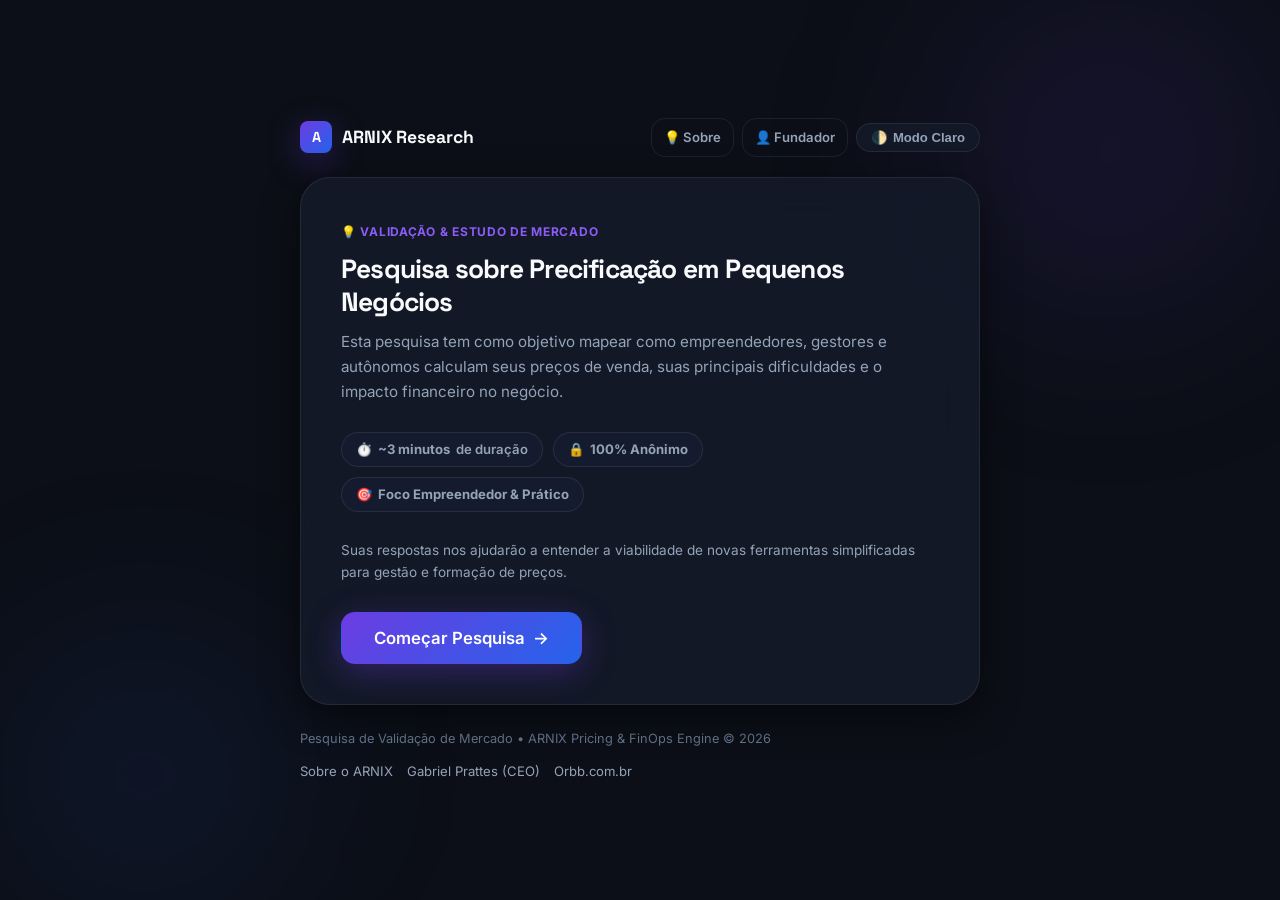
<file: index.html>
<!DOCTYPE html>
<html lang="pt-BR" data-theme="dark">
<head>
  <meta charset="UTF-8">
  <meta name="viewport" content="width=device-width, initial-scale=1.0">
  <title>Pesquisa sobre Precificação em Pequenos Negócios — ARNIX</title>
  <meta name="description" content="Pesquisa acadêmica e empreendedora sobre métodos de precificação, dores e desafios financeiros em pequenos negócios.">
  <link rel="icon" type="image/png" href="img/arnix-sgv.png">
  <link rel="stylesheet" href="css/form.css">
</head>
<body>

  <!-- Ambient Glow Background -->
  <div class="ambient-glow" aria-hidden="true"></div>

  <div class="form-container">
    
    <!-- Topbar -->
    <div class="form-topbar">
      <a href="#" class="brand-badge">
        <div class="brand-icon">A</div>
        <span>ARNIX <strong>Research</strong></span>
      </a>

      <div style="display:flex; gap:8px; align-items:center;">
        <a href="sobre.html" class="btn btn-ghost" style="padding:8px 12px; font-size:0.82rem; text-decoration:none">💡 Sobre</a>
        <a href="fundador.html" class="btn btn-ghost" style="padding:8px 12px; font-size:0.82rem; text-decoration:none">👤 Fundador</a>
        <button class="theme-toggle-btn" id="themeToggle" type="button" aria-label="Alternar Tema">
          <span>🌓</span>
          <span id="themeToggleText">Tema</span>
        </button>
      </div>
    </div>

    <!-- Progress Bar (Steps 1 to 5) -->
    <div class="progress-section" id="progressSection" style="display:none">
      <div class="progress-header">
        <span id="progressStepLabel">Etapa 1 de 5</span>
        <span id="progressPercentLabel">20% concluído</span>
      </div>
      <div class="progress-bar-bg">
        <div class="progress-bar-fill" id="progressBarFill"></div>
      </div>
    </div>

    <!-- Main Card -->
    <main class="form-card">
      <form id="surveyForm">

        <!-- ── ETAPA 0: PÁGINA INICIAL / APRESENTAÇÃO ──────────────── -->
        <div class="step-pane active" id="step-0">
          <div class="step-tag">💡 Validação & Estudo de Mercado</div>
          <h1 class="step-title">Pesquisa sobre Precificação em Pequenos Negócios</h1>
          <p class="step-desc">
            Esta pesquisa tem como objetivo mapear como empreendedores, gestores e autônomos calculam seus preços de venda, suas principais dificuldades e o impacto financeiro no negócio.
          </p>

          <div class="welcome-pills">
            <div class="pill-feature">⏱️ <strong>~3 minutos</strong> de duração</div>
            <div class="pill-feature">🔒 <strong>100% Anônimo</strong></div>
            <div class="pill-feature">🎯 <strong>Foco Empreendedor & Prático</strong></div>
          </div>

          <p style="font-size:0.85rem; color:var(--text-muted); margin-bottom:28px; line-height:1.6">
            Suas respostas nos ajudarão a entender a viabilidade de novas ferramentas simplificadas para gestão e formação de preços.
          </p>

          <button type="button" class="btn btn-primary" onclick="nextStep(1)" style="font-size:1.05rem; padding:15px 32px;">
            <span>Começar Pesquisa</span>
            <span>→</span>
          </button>
        </div>

        <!-- ── ETAPA 1: PERFIL DO RESPONDENTE ─────────────────────── -->
        <div class="step-pane" id="step-1">
          <div class="step-tag">Etapa 1 de 5 • Perfil do Negócio</div>
          <h2 class="step-title">Conte-nos sobre sua atuação profissional</h2>
          <p class="step-desc">Esses dados nos ajudam a cruzar as respostas por segmento e porte de empresa.</p>

          <!-- Pergunta 1.1 -->
          <div style="margin-bottom: 28px;">
            <label class="step-desc" style="font-weight:600; color:var(--text-main); margin-bottom:12px; display:block">
              1. Qual a sua relação com um negócio?
            </label>
            <div class="choices-grid" data-name="relacao_negocio">
              <div class="choice-card" onclick="selectSingleChoice(this, 'relacao_negocio', 'Proprietário(a)')">
                <div class="choice-radio"></div>
                <div class="choice-label">Sou proprietário(a) / Fundador(a)</div>
              </div>
              <div class="choice-card" onclick="selectSingleChoice(this, 'relacao_negocio', 'Sócio(a)')">
                <div class="choice-radio"></div>
                <div class="choice-label">Sou sócio(a)</div>
              </div>
              <div class="choice-card" onclick="selectSingleChoice(this, 'relacao_negocio', 'Administração')">
                <div class="choice-radio"></div>
                <div class="choice-label">Trabalho na administração / Gestão</div>
              </div>
              <div class="choice-card" onclick="selectSingleChoice(this, 'relacao_negocio', 'Financeiro')">
                <div class="choice-radio"></div>
                <div class="choice-label">Trabalho no financeiro / Controladoria</div>
              </div>
              <div class="choice-card" onclick="selectSingleChoice(this, 'relacao_negocio', 'Comercial')">
                <div class="choice-radio"></div>
                <div class="choice-label">Trabalho no comercial / Vendas</div>
              </div>
              <div class="choice-card" onclick="selectSingleChoice(this, 'relacao_negocio', 'Autônomo/Freelancer')">
                <div class="choice-radio"></div>
                <div class="choice-label">Sou autônomo(a) / Freelancer / Prestador de Serviço</div>
              </div>
              <div class="choice-card" onclick="selectSingleChoice(this, 'relacao_negocio', 'Outro')">
                <div class="choice-radio"></div>
                <div class="choice-label">Outro</div>
              </div>
            </div>
          </div>

          <!-- Pergunta 1.2 -->
          <div style="margin-bottom: 28px;">
            <label class="step-desc" style="font-weight:600; color:var(--text-main); margin-bottom:12px; display:block">
              2. Qual o porte aproximado do negócio?
            </label>
            <div class="choices-grid" data-name="porte_negocio">
              <div class="choice-card" onclick="selectSingleChoice(this, 'porte_negocio', 'Trabalho sozinho')">
                <div class="choice-radio"></div>
                <div class="choice-label">Trabalho sozinho(a)</div>
              </div>
              <div class="choice-card" onclick="selectSingleChoice(this, 'porte_negocio', 'MEI')">
                <div class="choice-radio"></div>
                <div class="choice-label">MEI (Microempreendedor Individual)</div>
              </div>
              <div class="choice-card" onclick="selectSingleChoice(this, 'porte_negocio', 'Microempresa')">
                <div class="choice-radio"></div>
                <div class="choice-label">Microempresa (até 9 funcionários)</div>
              </div>
              <div class="choice-card" onclick="selectSingleChoice(this, 'porte_negocio', 'Pequena empresa')">
                <div class="choice-radio"></div>
                <div class="choice-label">Pequena empresa (10 a 49 funcionários)</div>
              </div>
              <div class="choice-card" onclick="selectSingleChoice(this, 'porte_negocio', 'Médio/Grande')">
                <div class="choice-radio"></div>
                <div class="choice-label">Médio ou Grande Porte (50+ funcionários)</div>
              </div>
            </div>
          </div>

          <!-- Pergunta 1.3 -->
          <div style="margin-bottom: 12px;">
            <label class="step-desc" style="font-weight:600; color:var(--text-main); margin-bottom:12px; display:block">
              3. Qual o segmento principal de atuação?
            </label>
            <div class="choices-grid" data-name="segmento">
              <div class="choice-card" onclick="selectSingleChoice(this, 'segmento', 'Serviços')">
                <div class="choice-radio"></div>
                <div class="choice-label">Serviços em Geral</div>
              </div>
              <div class="choice-card" onclick="selectSingleChoice(this, 'segmento', 'Design/Artes')">
                <div class="choice-radio"></div>
                <div class="choice-label">Design, Artes & Criação Visual</div>
              </div>
              <div class="choice-card" onclick="selectSingleChoice(this, 'segmento', 'Tecnologia')">
                <div class="choice-radio"></div>
                <div class="choice-label">Tecnologia & Desenvolvimento de Software</div>
              </div>
              <div class="choice-card" onclick="selectSingleChoice(this, 'segmento', 'Comércio')">
                <div class="choice-radio"></div>
                <div class="choice-label">Comércio / Varejo / E-commerce</div>
              </div>
              <div class="choice-card" onclick="selectSingleChoice(this, 'segmento', 'Agência/Consultoria')">
                <div class="choice-radio"></div>
                <div class="choice-label">Agência, Marketing & Consultoria</div>
              </div>
              <div class="choice-card" onclick="selectSingleChoice(this, 'segmento', 'Alimentação')">
                <div class="choice-radio"></div>
                <div class="choice-label">Alimentação & Gastronomia</div>
              </div>
              <div class="choice-card" onclick="selectSingleChoice(this, 'segmento', 'Indústria')">
                <div class="choice-radio"></div>
                <div class="choice-label">Indústria / Fabricação</div>
              </div>
              <div class="choice-card" onclick="selectSingleChoice(this, 'segmento', 'Outro')">
                <div class="choice-radio"></div>
                <div class="choice-label">Outro</div>
              </div>
            </div>
          </div>

          <div class="form-actions">
            <button type="button" class="btn btn-ghost" onclick="nextStep(0)">← Voltar</button>
            <button type="button" class="btn btn-primary" onclick="validateAndNext(1, 2)">Avançar →</button>
          </div>
        </div>

        <!-- ── ETAPA 2: DIAGNÓSTICO DO PROBLEMA ───────────────────── -->
        <div class="step-pane" id="step-2">
          <div class="step-tag">Etapa 2 de 5 • Método Atual & Dores</div>
          <h2 class="step-title">Como funciona a sua precificação hoje?</h2>
          <p class="step-desc">Queremos entender o método que você utiliza e onde estão os principais gargalos.</p>

          <!-- Pergunta 2.1 -->
          <div style="margin-bottom: 24px;">
            <label class="step-desc" style="font-weight:600; color:var(--text-main); margin-bottom:10px; display:block">
              4. Como você define atualmente o preço de um produto ou serviço?
            </label>
            <div class="choices-grid" data-name="metodo_atual">
              <div class="choice-card" onclick="selectSingleChoice(this, 'metodo_atual', 'Excel/Planilha')">
                <div class="choice-radio"></div>
                <div class="choice-label">Uso Excel ou Planilha (Google Sheets)</div>
              </div>
              <div class="choice-card" onclick="selectSingleChoice(this, 'metodo_atual', 'Manualmente')">
                <div class="choice-radio"></div>
                <div class="choice-label">Faço manualmente / Papel ou cabeça</div>
              </div>
              <div class="choice-card" onclick="selectSingleChoice(this, 'metodo_atual', 'Sistema')">
                <div class="choice-radio"></div>
                <div class="choice-label">Uso um software ERP ou sistema especializado</div>
              </div>
              <div class="choice-card" onclick="selectSingleChoice(this, 'metodo_atual', 'Concorrência')">
                <div class="choice-radio"></div>
                <div class="choice-label">Vou pelo preço da concorrência</div>
              </div>
              <div class="choice-card" onclick="selectSingleChoice(this, 'metodo_atual', 'Experiência')">
                <div class="choice-radio"></div>
                <div class="choice-label">Defino por intuição / Experiência empírica</div>
              </div>
            </div>
          </div>

          <!-- Pergunta 2.2 (Nova: Ferramenta Específica Atual) -->
          <div style="margin-bottom: 24px;">
            <label class="step-desc" style="font-weight:600; color:var(--text-main); margin-bottom:10px; display:block">
              5. Você utiliza atualmente alguma ferramenta específica para auxiliar na precificação?
            </label>
            <div class="choices-grid" data-name="ferramenta_especifica">
              <div class="choice-card" onclick="selectSingleChoice(this, 'ferramenta_especifica', 'Nenhuma')">
                <div class="choice-radio"></div>
                <div class="choice-label">Não utilizo nenhuma ferramenta</div>
              </div>
              <div class="choice-card" onclick="selectSingleChoice(this, 'ferramenta_especifica', 'Excel/Google Sheets')">
                <div class="choice-radio"></div>
                <div class="choice-label">Excel / Google Sheets (Planilhas)</div>
              </div>
              <div class="choice-card" onclick="selectSingleChoice(this, 'ferramenta_especifica', 'ERP/Gestão')">
                <div class="choice-radio"></div>
                <div class="choice-label">Sistema ERP / Software de Gestão</div>
              </div>
              <div class="choice-card" onclick="selectSingleChoice(this, 'ferramenta_especifica', 'Software de Precificação')">
                <div class="choice-radio"></div>
                <div class="choice-label">Sistema específico de precificação</div>
              </div>
              <div class="choice-card" onclick="selectSingleChoice(this, 'ferramenta_especifica', 'Calculadora/Papel')">
                <div class="choice-radio"></div>
                <div class="choice-label">Calculadora física / Papel e caneta</div>
              </div>
              <div class="choice-card" onclick="selectSingleChoice(this, 'ferramenta_especifica', 'Outro')">
                <div class="choice-radio"></div>
                <div class="choice-label">Outro</div>
              </div>
            </div>
          </div>

          <!-- Pergunta 2.3 (Escala 1 a 5) -->
          <div style="margin-bottom: 24px;">
            <label class="step-desc" style="font-weight:600; color:var(--text-main); margin-bottom:6px; display:block">
              6. Com que frequência você tem dificuldade para definir um preço adequado?
            </label>
            <div class="rating-scale-wrap" data-name="frequencia_dificuldade">
              <button type="button" class="rating-btn" onclick="selectRating('frequencia_dificuldade', 1, this)">1</button>
              <button type="button" class="rating-btn" onclick="selectRating('frequencia_dificuldade', 2, this)">2</button>
              <button type="button" class="rating-btn" onclick="selectRating('frequencia_dificuldade', 3, this)">3</button>
              <button type="button" class="rating-btn" onclick="selectRating('frequencia_dificuldade', 4, this)">4</button>
              <button type="button" class="rating-btn" onclick="selectRating('frequencia_dificuldade', 5, this)">5</button>
            </div>
            <div class="rating-scale-legend">
              <span>1 = Nunca tenho dúvida</span>
              <span>3 = Às vezes</span>
              <span>5 = Sempre é difícil</span>
            </div>
          </div>

          <!-- Pergunta 2.4 (Múltipla Escolha) -->
          <div style="margin-bottom: 12px;">
            <label class="step-desc" style="font-weight:600; color:var(--text-main); margin-bottom:6px; display:block">
              7. Quais são suas maiores dificuldades? (Selecione todas que se aplicam)
            </label>
            <div class="choices-grid">
              <div class="choice-card" onclick="toggleMultiChoice(this, 'dificuldades', 'Calcular custos diretos')">
                <div class="choice-checkbox"></div>
                <div class="choice-label">Calcular custos diretos e horas trabalhadas</div>
              </div>
              <div class="choice-card" onclick="toggleMultiChoice(this, 'dificuldades', 'Margem de lucro real')">
                <div class="choice-checkbox"></div>
                <div class="choice-label">Definir e garantir a margem de lucro real</div>
              </div>
              <div class="choice-card" onclick="toggleMultiChoice(this, 'dificuldades', 'Impostos e encargos')">
                <div class="choice-checkbox"></div>
                <div class="choice-label">Embutir impostos e encargos fiscais corretamente</div>
              </div>
              <div class="choice-card" onclick="toggleMultiChoice(this, 'dificuldades', 'Custos indiretos')">
                <div class="choice-checkbox"></div>
                <div class="choice-label">Absorver custos fixos e operacionais (aluguel, ferramentas, etc.)</div>
              </div>
              <div class="choice-card" onclick="toggleMultiChoice(this, 'dificuldades', 'Saber quanto ganho')">
                <div class="choice-checkbox"></div>
                <div class="choice-label">Saber com clareza quanto realmente estou lucrando</div>
              </div>
              <div class="choice-card" onclick="toggleMultiChoice(this, 'dificuldades', 'Alterar preços rápido')">
                <div class="choice-checkbox"></div>
                <div class="choice-label">Alterar e recalcular preços rapidamente quando custos mudam</div>
              </div>
              <div class="choice-card" onclick="toggleMultiChoice(this, 'dificuldades', 'Pressão da concorrência')">
                <div class="choice-checkbox"></div>
                <div class="choice-label">Pressão da concorrência cobrando muito abaixo</div>
              </div>
            </div>
          </div>

          <div class="form-actions">
            <button type="button" class="btn btn-ghost" onclick="nextStep(1)">← Voltar</button>
            <button type="button" class="btn btn-primary" onclick="validateAndNext(2, 3)">Avançar →</button>
          </div>
        </div>

        <!-- ── ETAPA 3: IMPACTO FINANCEIRO & OPERACIONAL ───────────── -->
        <div class="step-pane" id="step-3">
          <div class="step-tag">Etapa 3 de 5 • Impacto no Negócio</div>
          <h2 class="step-title">O impacto das decisões de preço</h2>
          <p class="step-desc">Descubra como a precificação afetou vendas passadas e o tempo gasto na rotina.</p>

          <!-- Pergunta 3.1 -->
          <div style="margin-bottom: 24px;">
            <label class="step-desc" style="font-weight:600; color:var(--text-main); margin-bottom:10px; display:block">
              8. Você já deixou de fechar uma venda por passar um preço alto demais?
            </label>
            <div class="choices-grid" data-name="perdeu_venda_preco_alto">
              <div class="choice-card" onclick="selectSingleChoice(this, 'perdeu_venda_preco_alto', 'Sim, com frequência')">
                <div class="choice-radio"></div>
                <div class="choice-label">Sim, com frequência</div>
              </div>
              <div class="choice-card" onclick="selectSingleChoice(this, 'perdeu_venda_preco_alto', 'Sim, às vezes')">
                <div class="choice-radio"></div>
                <div class="choice-label">Sim, às vezes</div>
              </div>
              <div class="choice-card" onclick="selectSingleChoice(this, 'perdeu_venda_preco_alto', 'Raramente')">
                <div class="choice-radio"></div>
                <div class="choice-label">Raramente</div>
              </div>
              <div class="choice-card" onclick="selectSingleChoice(this, 'perdeu_venda_preco_alto', 'Não, nunca')">
                <div class="choice-radio"></div>
                <div class="choice-label">Não, nunca passei por isso</div>
              </div>
            </div>
          </div>

          <!-- Pergunta 3.2 -->
          <div style="margin-bottom: 24px;">
            <label class="step-desc" style="font-weight:600; color:var(--text-main); margin-bottom:10px; display:block">
              9. Você já teve prejuízo ou lucro muito abaixo do esperado por cobrar menos do que deveria?
            </label>
            <div class="choices-grid" data-name="teve_prejuizo_preco_baixo">
              <div class="choice-card" onclick="selectSingleChoice(this, 'teve_prejuizo_preco_baixo', 'Sim, várias vezes')">
                <div class="choice-radio"></div>
                <div class="choice-label">Sim, já aconteceu várias vezes</div>
              </div>
              <div class="choice-card" onclick="selectSingleChoice(this, 'teve_prejuizo_preco_baixo', 'Sim, poucas vezes')">
                <div class="choice-radio"></div>
                <div class="choice-label">Sim, poucas vezes</div>
              </div>
              <div class="choice-card" onclick="selectSingleChoice(this, 'teve_prejuizo_preco_baixo', 'Acho que sim, mas não tenho certeza')">
                <div class="choice-radio"></div>
                <div class="choice-label">Desconfio que sim, mas não tenho certeza dos números</div>
              </div>
              <div class="choice-card" onclick="selectSingleChoice(this, 'teve_prejuizo_preco_baixo', 'Não, nunca')">
                <div class="choice-radio"></div>
                <div class="choice-label">Não, sempre tenho lucro garantido</div>
              </div>
            </div>
          </div>

          <!-- Pergunta 3.3 -->
          <div style="margin-bottom: 24px;">
            <label class="step-desc" style="font-weight:600; color:var(--text-main); margin-bottom:10px; display:block">
              10. Quanto tempo você ou sua equipe costumam gastar para calcular um orçamento ou proposta?
            </label>
            <div class="choices-grid" data-name="tempo_gasto">
              <div class="choice-card" onclick="selectSingleChoice(this, 'tempo_gasto', 'Menos de 5 min')">
                <div class="choice-radio"></div>
                <div class="choice-label">Menos de 5 minutos (processo ágil)</div>
              </div>
              <div class="choice-card" onclick="selectSingleChoice(this, 'tempo_gasto', '5-15 min')">
                <div class="choice-radio"></div>
                <div class="choice-label">De 5 a 15 minutos</div>
              </div>
              <div class="choice-card" onclick="selectSingleChoice(this, 'tempo_gasto', '15-30 min')">
                <div class="choice-radio"></div>
                <div class="choice-label">De 15 a 30 minutos</div>
              </div>
              <div class="choice-card" onclick="selectSingleChoice(this, 'tempo_gasto', '30-60 min')">
                <div class="choice-radio"></div>
                <div class="choice-label">De 30 a 60 minutos</div>
              </div>
              <div class="choice-card" onclick="selectSingleChoice(this, 'tempo_gasto', 'Mais de 1 hora')">
                <div class="choice-radio"></div>
                <div class="choice-label">Mais de 1 hora</div>
              </div>
            </div>
          </div>

          <!-- Pergunta 3.4 (Escala 1 a 5) -->
          <div style="margin-bottom: 12px;">
            <label class="step-desc" style="font-weight:600; color:var(--text-main); margin-bottom:6px; display:block">
              11. De 1 a 5, quão importante você considera melhorar seu processo de precificação?
            </label>
            <div class="rating-scale-wrap" data-name="importancia_melhorar">
              <button type="button" class="rating-btn" onclick="selectRating('importancia_melhorar', 1, this)">1</button>
              <button type="button" class="rating-btn" onclick="selectRating('importancia_melhorar', 2, this)">2</button>
              <button type="button" class="rating-btn" onclick="selectRating('importancia_melhorar', 3, this)">3</button>
              <button type="button" class="rating-btn" onclick="selectRating('importancia_melhorar', 4, this)">4</button>
              <button type="button" class="rating-btn" onclick="selectRating('importancia_melhorar', 5, this)">5</button>
            </div>
            <div class="rating-scale-legend">
              <span>1 = Pouco importante</span>
              <span>3 = Moderado</span>
              <span>5 = Prioridade Crítica</span>
            </div>
          </div>

          <div class="form-actions">
            <button type="button" class="btn btn-ghost" onclick="nextStep(2)">← Voltar</button>
            <button type="button" class="btn btn-primary" onclick="validateAndNext(3, 4)">Avançar →</button>
          </div>
        </div>

        <!-- ── ETAPA 4: APRESENTAÇÃO DO ARNIX (O PULO DO GATO) ────── -->
        <div class="step-pane" id="step-4">
          <div class="step-tag">Etapa 4 de 5 • Apresentação de Solução</div>
          <h2 class="step-title">Conheça uma nova abordagem</h2>
          <p class="step-desc">Imagine uma ferramenta inteligente criada para resolver exatamente essas dores.</p>

          <!-- Showcase do ARNIX -->
          <div class="solution-showcase-box">
            <div class="solution-badge">⚡ ARNIX SMART PRICING</div>
            <h3 class="solution-title">Motor Inteligente de Precificação & FinOps</h3>
            <p class="solution-desc">
              O <strong>ARNIX</strong> é uma plataforma simplificada que calcula automaticamente o preço ideal de venda considerando <strong>custos diretos, horas, impostos, despesas fixas e margem de lucro garantida</strong>, além de gerar propostas comerciais em PDF com 1 clique.
            </p>
            <div class="solution-features">
              <div class="solution-feat-item"><span>✓</span> Cálculo em segundos sem planilhas</div>
              <div class="solution-feat-item"><span>✓</span> Alerta automático de margem crítica</div>
              <div class="solution-feat-item"><span>✓</span> Simulação de urgência e riscos</div>
              <div class="solution-feat-item"><span>✓</span> Propostas profissionais em PDF</div>
            </div>
          </div>

          <!-- Pergunta 4.1 -->
          <div style="margin-bottom: 24px;">
            <label class="step-desc" style="font-weight:600; color:var(--text-main); margin-bottom:12px; display:block">
              12. Uma solução como o ARNIX resolveria os problemas de precificação do seu negócio?
            </label>
            <div class="choices-grid" data-name="resolveria_problema">
              <div class="choice-card" onclick="selectSingleChoice(this, 'resolveria_problema', 'Sim, resolveria bastante')">
                <div class="choice-radio"></div>
                <div class="choice-label">Sim, resolveria bastante</div>
              </div>
              <div class="choice-card" onclick="selectSingleChoice(this, 'resolveria_problema', 'Sim, parcialmente')">
                <div class="choice-radio"></div>
                <div class="choice-label">Sim, parcialmente</div>
              </div>
              <div class="choice-card" onclick="selectSingleChoice(this, 'resolveria_problema', 'Talvez')">
                <div class="choice-radio"></div>
                <div class="choice-label">Talvez / Depende dos recursos</div>
              </div>
              <div class="choice-card" onclick="selectSingleChoice(this, 'resolveria_problema', 'Pouco')">
                <div class="choice-radio"></div>
                <div class="choice-label">Pouco</div>
              </div>
              <div class="choice-card" onclick="selectSingleChoice(this, 'resolveria_problema', 'Não')">
                <div class="choice-radio"></div>
                <div class="choice-label">Não resolveria</div>
              </div>
            </div>
          </div>

          <!-- Pergunta 4.2 (Nova: Fatores Decisivos de Migração / Troca) -->
          <div style="margin-bottom: 12px;">
            <label class="step-desc" style="font-weight:600; color:var(--text-main); margin-bottom:8px; display:block">
              13. O que faria você substituir seu método atual por uma ferramenta como o ARNIX? (Selecione todos os fatores decisivos)
            </label>
            <div class="choices-grid">
              <div class="choice-card" onclick="toggleMultiChoice(this, 'fatores_substituicao', 'Economia de tempo')">
                <div class="choice-checkbox"></div>
                <div class="choice-label">Economia de tempo no cálculo de propostas</div>
              </div>
              <div class="choice-card" onclick="toggleMultiChoice(this, 'fatores_substituicao', 'Maior precisão')">
                <div class="choice-checkbox"></div>
                <div class="choice-label">Maior precisão e segurança nos números</div>
              </div>
              <div class="choice-card" onclick="toggleMultiChoice(this, 'fatores_substituicao', 'Controle da margem')">
                <div class="choice-checkbox"></div>
                <div class="choice-label">Controle e garantia da margem real de lucro</div>
              </div>
              <div class="choice-card" onclick="toggleMultiChoice(this, 'fatores_substituicao', 'Redução de erros')">
                <div class="choice-checkbox"></div>
                <div class="choice-label">Redução de erros e eliminação de prejuízos</div>
              </div>
              <div class="choice-card" onclick="toggleMultiChoice(this, 'fatores_substituicao', 'Geração de propostas')">
                <div class="choice-checkbox"></div>
                <div class="choice-label">Geração automática de propostas comerciais em PDF</div>
              </div>
              <div class="choice-card" onclick="toggleMultiChoice(this, 'fatores_substituicao', 'Facilidade de uso')">
                <div class="choice-checkbox"></div>
                <div class="choice-label">Facilidade e simplicidade de uso no dia a dia</div>
              </div>
              <div class="choice-card" onclick="toggleMultiChoice(this, 'fatores_substituicao', 'Preço acessível')">
                <div class="choice-checkbox"></div>
                <div class="choice-label">Preço acessível da assinatura</div>
              </div>
              <div class="choice-card" onclick="toggleMultiChoice(this, 'fatores_substituicao', 'Integração')">
                <div class="choice-checkbox"></div>
                <div class="choice-label">Integração com meus outros sistemas</div>
              </div>
              <div class="choice-card" onclick="toggleMultiChoice(this, 'fatores_substituicao', 'Outro')">
                <div class="choice-checkbox"></div>
                <div class="choice-label">Outro motivo</div>
              </div>
            </div>
          </div>

          <div class="form-actions">
            <button type="button" class="btn btn-ghost" onclick="nextStep(3)">← Voltar</button>
            <button type="button" class="btn btn-primary" onclick="validateAndNext(4, 5)">Avançar →</button>
          </div>
        </div>

        <!-- ── ETAPA 5: VALIDAÇÃO COMERCIAL & PREÇO ────────────────── -->
        <div class="step-pane" id="step-5">
          <div class="step-tag">Etapa 5 de 5 • Validação Comercial</div>
          <h2 class="step-title">Adesão & Disposição de Pagamento</h2>
          <p class="step-desc">Última etapa! Suas respostas nos ajudam a calibrar o modelo comercial do ARNIX.</p>

          <!-- Pergunta 5.1 -->
          <div style="margin-bottom: 24px;">
            <label class="step-desc" style="font-weight:600; color:var(--text-main); margin-bottom:10px; display:block">
              14. Você utilizaria uma ferramenta como o ARNIX no seu dia a dia?
            </label>
            <div class="choices-grid" data-name="utilizaria_ferramenta">
              <div class="choice-card" onclick="selectSingleChoice(this, 'utilizaria_ferramenta', 'Sim, com certeza')">
                <div class="choice-radio"></div>
                <div class="choice-label">Sim, com certeza</div>
              </div>
              <div class="choice-card" onclick="selectSingleChoice(this, 'utilizaria_ferramenta', 'Provavelmente sim')">
                <div class="choice-radio"></div>
                <div class="choice-label">Provavelmente sim</div>
              </div>
              <div class="choice-card" onclick="selectSingleChoice(this, 'utilizaria_ferramenta', 'Talvez')">
                <div class="choice-radio"></div>
                <div class="choice-label">Talvez</div>
              </div>
              <div class="choice-card" onclick="selectSingleChoice(this, 'utilizaria_ferramenta', 'Provavelmente não')">
                <div class="choice-radio"></div>
                <div class="choice-label">Provavelmente não</div>
              </div>
              <div class="choice-card" onclick="selectSingleChoice(this, 'utilizaria_ferramenta', 'Não')">
                <div class="choice-radio"></div>
                <div class="choice-label">Não utilizaria</div>
              </div>
            </div>
          </div>

          <!-- Pergunta 5.2 -->
          <div style="margin-bottom: 24px;">
            <label class="step-desc" style="font-weight:600; color:var(--text-main); margin-bottom:10px; display:block">
              15. Com que frequência você utilizaria a ferramenta?
            </label>
            <div class="choices-grid" data-name="frequencia_uso">
              <div class="choice-card" onclick="selectSingleChoice(this, 'frequencia_uso', 'Diariamente')">
                <div class="choice-radio"></div>
                <div class="choice-label">Diariamente</div>
              </div>
              <div class="choice-card" onclick="selectSingleChoice(this, 'frequencia_uso', 'Algumas vezes por semana')">
                <div class="choice-radio"></div>
                <div class="choice-label">Algumas vezes por semana</div>
              </div>
              <div class="choice-card" onclick="selectSingleChoice(this, 'frequencia_uso', 'Algumas vezes por mês')">
                <div class="choice-radio"></div>
                <div class="choice-label">Algumas vezes por mês (ao enviar propostas)</div>
              </div>
              <div class="choice-card" onclick="selectSingleChoice(this, 'frequencia_uso', 'Raramente')">
                <div class="choice-radio"></div>
                <div class="choice-label">Raramente / Apenas esporádico</div>
              </div>
            </div>
          </div>

          <!-- Pergunta 5.3 (Disposição a Pagar) -->
          <div style="margin-bottom: 24px;">
            <label class="step-desc" style="font-weight:600; color:var(--text-main); margin-bottom:10px; display:block">
              16. Quanto você estaria disposto(a) a pagar mensalmente por essa ferramenta?
            </label>
            <div class="choices-grid" data-name="disposicao_pagamento">
              <div class="choice-card" onclick="selectSingleChoice(this, 'disposicao_pagamento', 'Apenas Gratuito')">
                <div class="choice-radio"></div>
                <div class="choice-label">Apenas se fosse gratuito</div>
              </div>
              <div class="choice-card" onclick="selectSingleChoice(this, 'disposicao_pagamento', 'Até R$ 19,90/mês')">
                <div class="choice-radio"></div>
                <div class="choice-label">Até R$ 19,90 / mês</div>
              </div>
              <div class="choice-card" onclick="selectSingleChoice(this, 'disposicao_pagamento', 'R$ 20 a 39,90/mês')">
                <div class="choice-radio"></div>
                <div class="choice-label">R$ 20,00 a R$ 39,90 / mês</div>
              </div>
              <div class="choice-card" onclick="selectSingleChoice(this, 'disposicao_pagamento', 'R$ 40 a 59,90/mês')">
                <div class="choice-radio"></div>
                <div class="choice-label">R$ 40,00 a R$ 59,90 / mês</div>
              </div>
              <div class="choice-card" onclick="selectSingleChoice(this, 'disposicao_pagamento', 'R$ 60 a 99,90/mês')">
                <div class="choice-radio"></div>
                <div class="choice-label">R$ 60,00 a R$ 99,90 / mês</div>
              </div>
              <div class="choice-card" onclick="selectSingleChoice(this, 'disposicao_pagamento', 'Mais de R$ 100/mês')">
                <div class="choice-radio"></div>
                <div class="choice-label">Mais de R$ 100,00 / mês</div>
              </div>
            </div>
          </div>

          <!-- Pergunta 5.4 (Opcional - Lead Beta) -->
          <div style="margin-bottom: 12px; padding: 18px; background:var(--bg-choice); border:1px solid var(--border); border-radius:var(--radius-md);">
            <label class="step-desc" style="font-weight:600; color:var(--text-main); margin-bottom:4px; display:block">
              🎁 (Opcional) Gostaria de testar o ARNIX gratuitamente no lançamento?
            </label>
            <span style="font-size:0.8rem; color:var(--text-muted); display:block; margin-bottom:8px">
              Deixe seu WhatsApp ou E-mail para receber um convite VIP de acesso antecipado:
            </span>
            <input type="text" class="form-input" id="lead_contato" placeholder="Ex: (11) 99999-9999 ou seu@email.com">
          </div>

          <div class="form-actions">
            <button type="button" class="btn btn-ghost" onclick="nextStep(4)">← Voltar</button>
            <button type="button" class="btn btn-primary" id="btnSubmitForm" onclick="submitSurvey()">
              <span>Finalizar & Enviar Respostas</span>
              <span>✓</span>
            </button>
          </div>
        </div>

        <!-- ── ETAPA 6: TELA DE AGRADECIMENTO & SUCESSO ───────────── -->
        <div class="step-pane" id="step-6">
          <div class="success-screen">
            <div class="success-icon-wrap">✓</div>
            <h2 class="success-title">Resposta Enviada com Sucesso!</h2>
            <p class="success-desc">
              Muito obrigado pela sua contribuição! Suas respostas foram salvas de forma 100% segura e anônima para o nosso estudo de validação de mercado.
            </p>

            <!-- Card de Confirmação de E-mail / WhatsApp (Exibido se o usuário preencheu) -->
            <div id="emailConfirmationBadge" style="display:none; margin: 20px auto; max-width: 480px; padding: 18px 22px; background: rgba(124, 58, 237, 0.12); border: 1.5px solid rgba(139, 92, 246, 0.35); border-radius: 14px; text-align: left;">
              <div style="display:flex; align-items:center; gap:10px; margin-bottom:6px;">
                <span style="font-size:1.4rem;">✉️</span>
                <strong style="color:#c4b5fd; font-size:1.02rem;">Lembrete VIP Registrado!</strong>
              </div>
              <p style="margin:0; font-size:0.88rem; color:var(--text-muted); line-height:1.5;">
                Registramos seu contato (<strong id="displayUserLead" style="color:var(--text-main)"></strong>). Assim que o estudo for concluído e o <strong>ARNIX</strong> for liberado, você receberá seu convite de acesso prioritário.
              </p>
            </div>

            <div class="success-actions" style="margin-top: 24px;">
              <button type="button" class="btn btn-primary" onclick="location.reload()" style="padding: 14px 28px;">
                <span>✓ Concluir e Fechar</span>
              </button>
            </div>
          </div>
        </div>

      </form>
    </main>

    <!-- Footer note -->
    <footer class="form-footer" style="display:flex; justify-content:space-between; flex-wrap:wrap; gap:12px; align-items:center;">
      <div>Pesquisa de Validação de Mercado • ARNIX Pricing & FinOps Engine © 2026</div>
      <div style="display:flex; gap:14px;">
        <a href="sobre.html" style="color:var(--text-muted); text-decoration:none; font-size:0.82rem">Sobre o ARNIX</a>
        <a href="fundador.html" style="color:var(--text-muted); text-decoration:none; font-size:0.82rem">Gabriel Prattes (CEO)</a>
        <a href="https://orbb.com.br" target="_blank" rel="noopener" style="color:var(--text-muted); text-decoration:none; font-size:0.82rem">Orbb.com.br</a>
      </div>
    </footer>

  </div>

  <script src="js/form.js"></script>
</body>
</html>
</file>
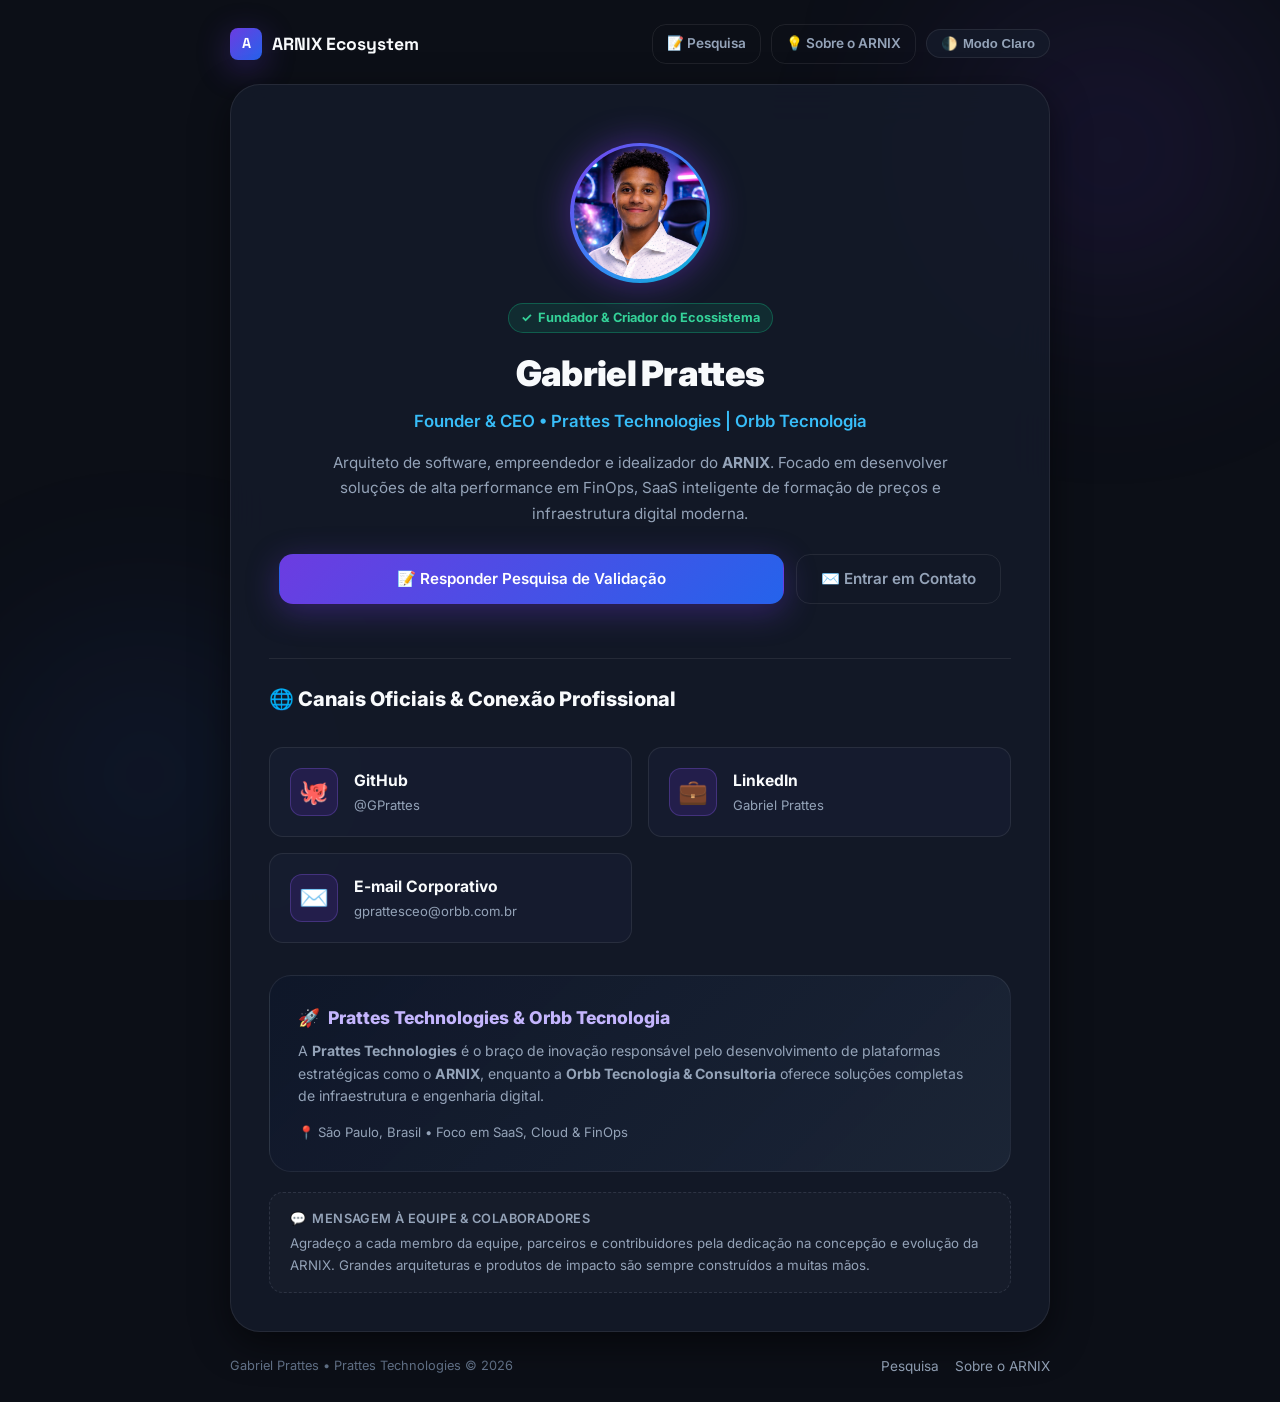
<file: fundador.html>
<!DOCTYPE html>
<html lang="pt-BR" data-theme="dark">
<head>
  <meta charset="UTF-8">
  <meta name="viewport" content="width=device-width, initial-scale=1.0">
  <title>Gabriel Prattes — Founder & CEO | ARNIX & Orbb Tecnologia</title>
  <meta name="description" content="Página oficial de Gabriel Prattes, Founder & CEO da Prattes Technologies e Orbb Tecnologia, criador do ecossistema ARNIX Pricing.">
  <link rel="icon" type="image/png" href="img/arnix-sgv.png">
  <link rel="stylesheet" href="css/form.css">
  <style>
    .profile-hero {
      text-align: center;
      padding: 20px 10px 30px;
      position: relative;
    }
    .avatar-wrap {
      width: 140px;
      height: 140px;
      margin: 0 auto 20px;
      border-radius: 50%;
      background: linear-gradient(135deg, #7c3aed 0%, #3b82f6 50%, #06b6d4 100%);
      padding: 3.5px;
      box-shadow: 0 0 35px rgba(124, 58, 237, 0.45);
      display: flex;
      align-items: center;
      justify-content: center;
      overflow: hidden;
    }
    .avatar-img {
      width: 100%;
      height: 100%;
      border-radius: 50%;
      object-fit: cover;
      display: block;
      background: #0f172a;
    }
    .verified-badge {
      display: inline-flex;
      align-items: center;
      gap: 6px;
      background: rgba(16, 185, 129, 0.12);
      border: 1px solid rgba(16, 185, 129, 0.35);
      color: #34d399;
      font-size: 0.8rem;
      font-weight: 700;
      padding: 4px 12px;
      border-radius: 20px;
      margin-bottom: 12px;
    }
    .profile-title {
      font-size: 2.2rem;
      font-weight: 900;
      color: var(--text-main);
      margin: 0 0 6px 0;
      letter-spacing: -0.02em;
    }
    .profile-role {
      font-size: 1.05rem;
      color: #38bdf8;
      font-weight: 600;
      margin: 0 0 16px 0;
    }
    .profile-bio {
      max-width: 620px;
      margin: 0 auto 28px;
      font-size: 0.95rem;
      color: var(--text-muted);
      line-height: 1.65;
    }
    .social-cards-grid {
      display: grid;
      grid-template-columns: repeat(auto-fit, minmax(240px, 1fr));
      gap: 16px;
      margin: 32px 0;
    }
    .social-card {
      display: flex;
      align-items: center;
      gap: 16px;
      padding: 20px;
      background: var(--bg-choice);
      border: 1.5px solid var(--border);
      border-radius: var(--radius-md);
      text-decoration: none;
      color: var(--text-main);
      transition: all var(--trans-fast);
    }
    .social-card:hover {
      border-color: var(--primary);
      transform: translateY(-3px);
      box-shadow: 0 10px 25px rgba(0,0,0,0.25);
      background: rgba(124, 58, 237, 0.08);
    }
    .social-icon-box {
      width: 48px;
      height: 48px;
      border-radius: 12px;
      background: rgba(124, 58, 237, 0.15);
      border: 1px solid rgba(139, 92, 246, 0.3);
      display: flex;
      align-items: center;
      justify-content: center;
      font-size: 1.5rem;
      flex-shrink: 0;
    }
    .social-info {
      text-align: left;
    }
    .social-name {
      font-size: 0.98rem;
      font-weight: 700;
      margin-bottom: 2px;
    }
    .social-detail {
      font-size: 0.82rem;
      color: var(--text-muted);
      word-break: break-all;
    }
    .venture-banner {
      background: linear-gradient(135deg, rgba(15, 23, 42, 0.9) 0%, rgba(30, 41, 59, 0.8) 100%);
      border: 1px solid var(--border);
      border-radius: var(--radius-lg);
      padding: 28px;
      margin-top: 24px;
      text-align: left;
    }
  </style>
</head>
<body>

  <!-- Ambient Glow -->
  <div class="ambient-glow" aria-hidden="true"></div>

  <div class="form-container" style="max-width: 820px;">
    
    <!-- Topbar -->
    <header class="form-topbar">
      <a href="index.html" class="brand-badge">
        <div class="brand-icon">A</div>
        <span>ARNIX <strong>Ecosystem</strong></span>
      </a>

      <div style="display:flex; gap:10px; align-items:center;">
        <a href="index.html" class="btn btn-ghost" style="padding:8px 14px; font-size:0.85rem">📝 Pesquisa</a>
        <a href="sobre.html" class="btn btn-ghost" style="padding:8px 14px; font-size:0.85rem">💡 Sobre o ARNIX</a>
        <button class="theme-toggle-btn" id="themeToggle" type="button" aria-label="Alternar Tema">
          <span>🌓</span>
          <span id="themeToggleText">Tema</span>
        </button>
      </div>
    </header>

    <!-- Main Card -->
    <main class="form-card" style="padding: 38px;">

      <div class="profile-hero">
        <div class="avatar-wrap">
          <img src="img/gabriel_prattes.jpg" alt="Foto de Gabriel Prattes" class="avatar-img" onerror="this.onerror=null; this.src='https://github.com/GPrattes.png';">
        </div>

        <div class="verified-badge">
          <span>✓</span> Fundador & Criador do Ecossistema
        </div>

        <h1 class="profile-title">Gabriel Prattes</h1>
        <div class="profile-role">Founder & CEO • Prattes Technologies | Orbb Tecnologia</div>

        <p class="profile-bio">
          Arquiteto de software, empreendedor e idealizador do <strong>ARNIX</strong>. Focado em desenvolver soluções de alta performance em FinOps, SaaS inteligente de formação de preços e infraestrutura digital moderna.
        </p>

        <div style="display:flex; gap:12px; justify-content:center; flex-wrap:wrap;">
          <a href="index.html" class="btn btn-primary" style="padding:12px 24px; text-decoration:none;">
            <span>📝 Responder Pesquisa de Validação</span>
          </a>
          <a href="mailto:gprattesceo@orbb.com.br" class="btn btn-ghost" style="padding:12px 24px; text-decoration:none;">
            <span>✉️ Entrar em Contato</span>
          </a>
        </div>
      </div>

      <!-- Links Oficiais e Redes -->
      <h2 style="font-size: 1.25rem; font-weight: 800; color: var(--text-main); margin: 24px 0 16px; text-align:left; border-top:1px solid var(--border); padding-top:24px;">
        🌐 Canais Oficiais & Conexão Profissional
      </h2>

      <div class="social-cards-grid">
        
        <!-- GitHub -->
        <a href="https://github.com/GPrattes" target="_blank" rel="noopener noreferrer" class="social-card">
          <div class="social-icon-box">🐙</div>
          <div class="social-info">
            <div class="social-name">GitHub</div>
            <div class="social-detail">@GPrattes</div>
          </div>
        </a>

        <!-- LinkedIn -->
        <a href="https://www.linkedin.com/in/gabriel-prattes/" target="_blank" rel="noopener noreferrer" class="social-card">
          <div class="social-icon-box">💼</div>
          <div class="social-info">
            <div class="social-name">LinkedIn</div>
            <div class="social-detail">Gabriel Prattes</div>
          </div>
        </a>

        <!-- Email Corporativo -->
        <a href="mailto:gprattesceo@orbb.com.br" class="social-card">
          <div class="social-icon-box">✉️</div>
          <div class="social-info">
            <div class="social-name">E-mail Corporativo</div>
            <div class="social-detail">gprattesceo@orbb.com.br</div>
          </div>
        </a>

        

      </div>

      <!-- Venturing & Empresa -->
      <div class="venture-banner">
        <h3 style="font-size:1.1rem; font-weight:800; color:#c4b5fd; margin:0 0 8px 0; display:flex; align-items:center; gap:8px;">
          <span>🚀</span> Prattes Technologies & Orbb Tecnologia
        </h3>
        <p style="margin:0 0 14px 0; font-size:0.88rem; color:var(--text-muted); line-height:1.6;">
          A <strong>Prattes Technologies</strong> é o braço de inovação responsável pelo desenvolvimento de plataformas estratégicas como o <strong>ARNIX</strong>, enquanto a <strong>Orbb Tecnologia & Consultoria</strong> oferece soluções completas de infraestrutura e engenharia digital.
        </p>
        <div style="font-size:0.82rem; color:#94a3b8;">
          📍 São Paulo, Brasil • Foco em SaaS, Cloud & FinOps
        </div>
      </div>

      <!-- Mensagem à Equipe (Sutil e Discreta) -->
      <div style="margin-top: 20px; padding: 16px 20px; background: rgba(255, 255, 255, 0.02); border: 1px dashed rgba(148, 163, 184, 0.18); border-radius: var(--radius-md); font-size: 0.83rem; color: var(--text-muted); line-height: 1.6; text-align: left;">
        <div style="font-weight: 600; color: #94a3b8; margin-bottom: 4px; display: flex; align-items: center; gap: 6px; font-size: 0.8rem; text-transform: uppercase; letter-spacing: 0.03em;">
          <span>💬</span> <span>Mensagem à Equipe & Colaboradores</span>
        </div>
        <p style="margin: 0; color: #94a3b8;">
          Agradeço a cada membro da equipe, parceiros e contribuidores pela dedicação na concepção e evolução da ARNIX. Grandes arquiteturas e produtos de impacto são sempre construídos a muitas mãos.
        </p>
      </div>

    </main>

    <!-- Footer -->
    <footer class="form-footer" style="display:flex; justify-content:space-between; flex-wrap:wrap; gap:12px; align-items:center;">
      <div>Gabriel Prattes • Prattes Technologies © 2026</div>
      <div style="display:flex; gap:16px;">
        <a href="index.html" style="color:var(--text-muted); text-decoration:none; font-size:0.85rem">Pesquisa</a>
        <a href="sobre.html" style="color:var(--text-muted); text-decoration:none; font-size:0.85rem">Sobre o ARNIX</a>
        
      </div>
    </footer>

  </div>

  <script src="js/form.js"></script>
</body>
</html>
</file>
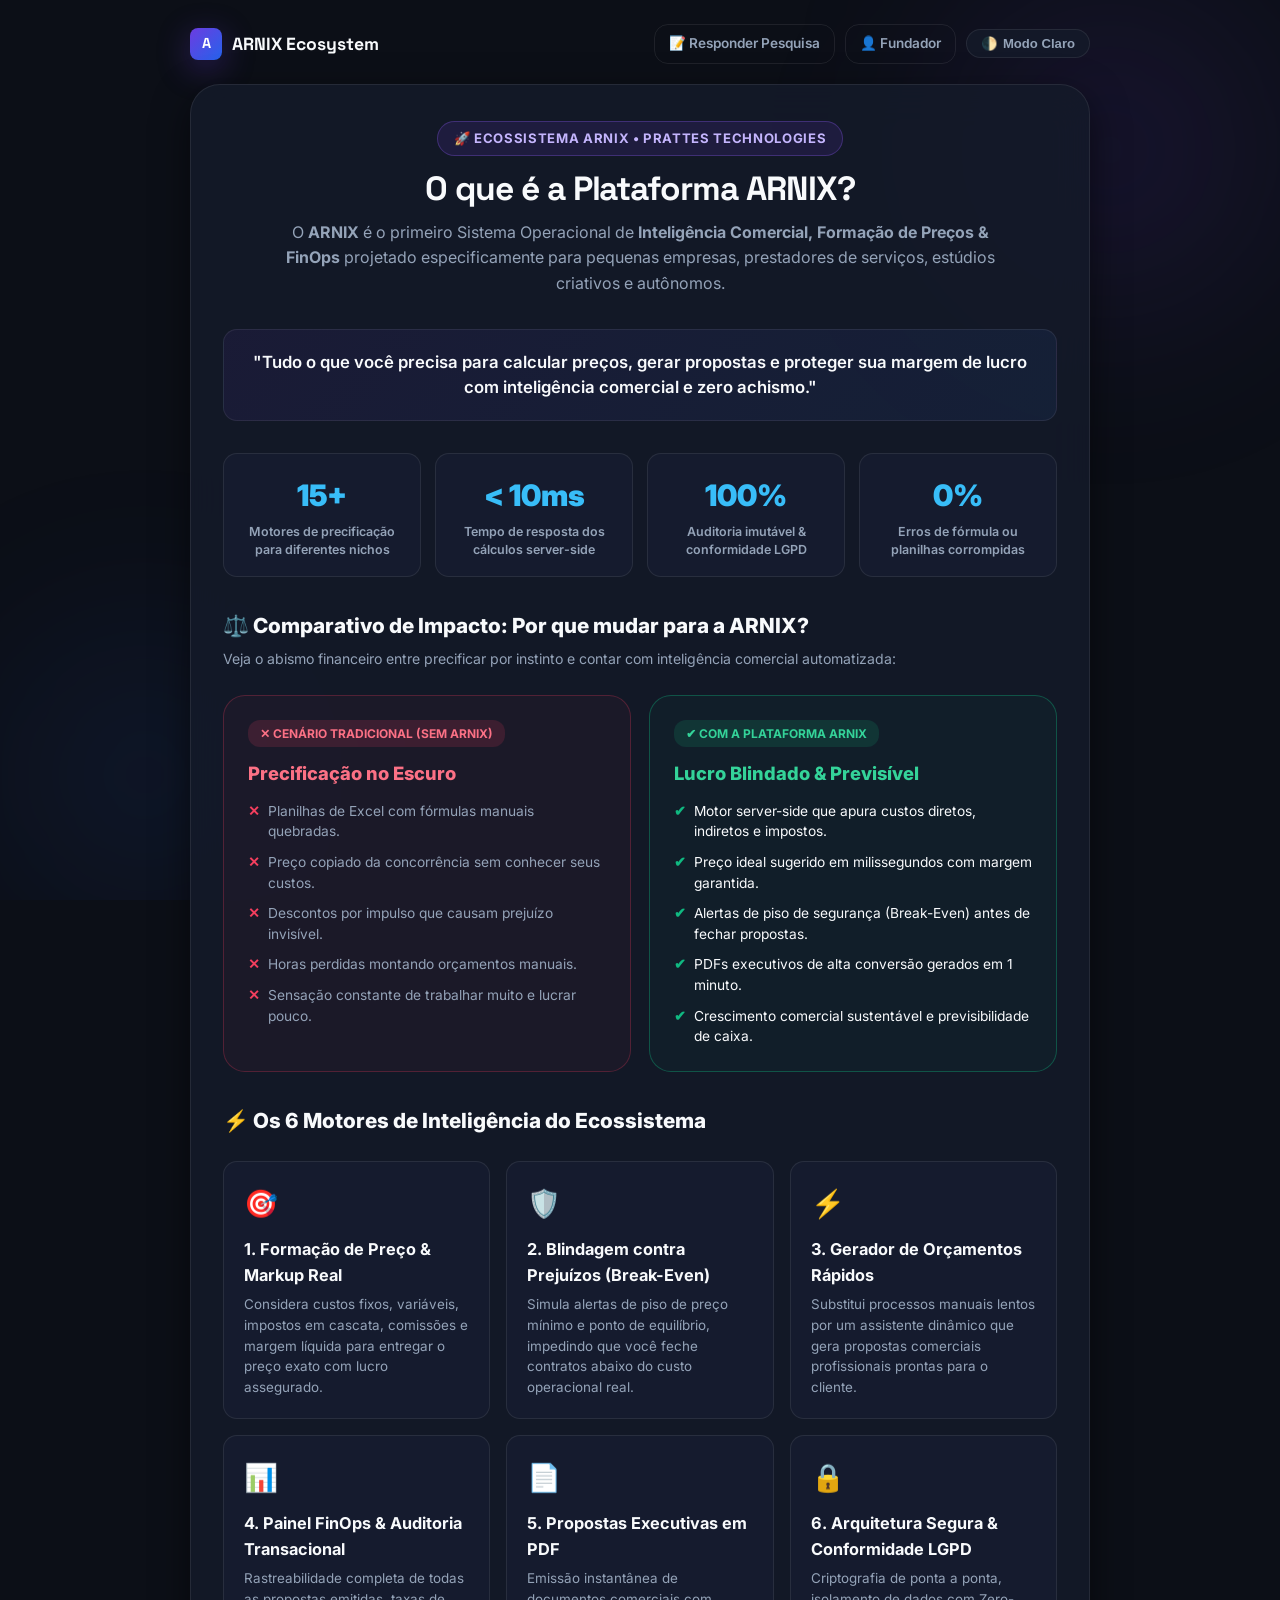
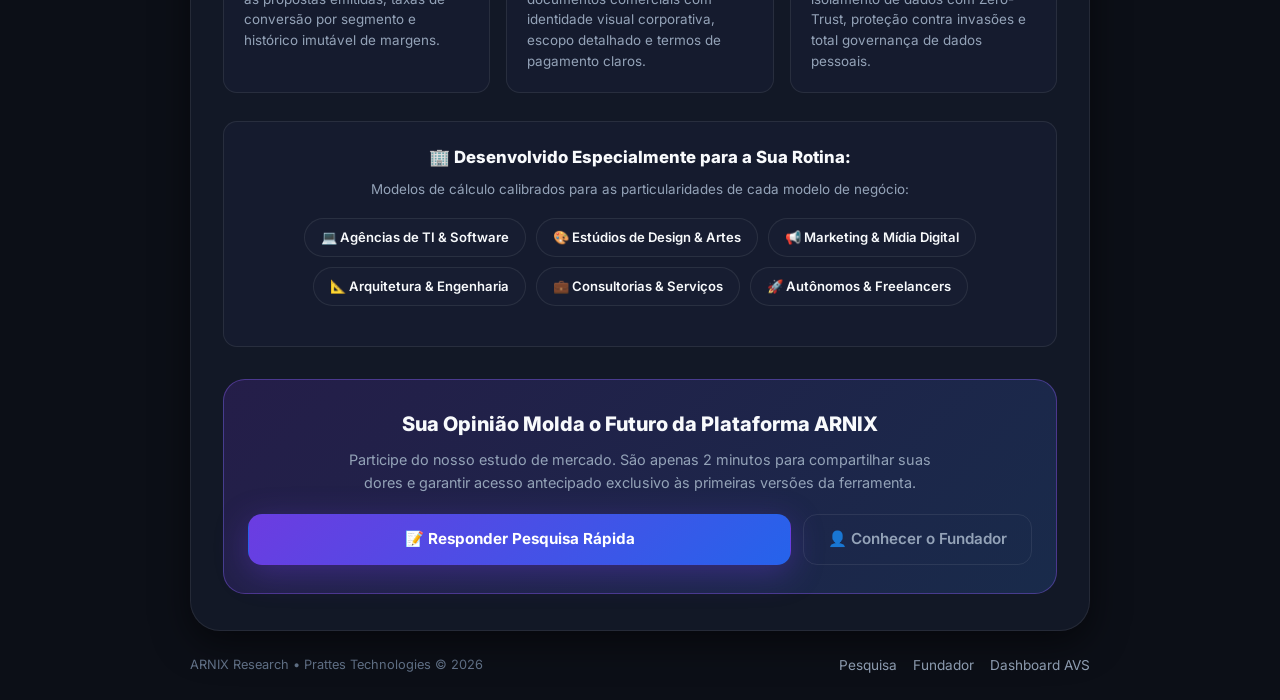
<file: sobre.html>
<!DOCTYPE html>
<html lang="pt-BR" data-theme="dark">
<head>
  <meta charset="UTF-8">
  <meta name="viewport" content="width=device-width, initial-scale=1.0">
  <title>Sobre o ARNIX — Sistema Operacional de Inteligência Comercial & Precificação</title>
  <meta name="description" content="Conheça a plataforma ARNIX: motor inteligente de formação de preços, FinOps comercial, cálculo de margem real de lucro e proteção contra prejuízos invisíveis.">
  <link rel="icon" type="image/png" href="img/arnix-sgv.png">
  <link rel="stylesheet" href="css/form.css">
  <style>
    .about-header {
      text-align: center;
      margin-bottom: 32px;
    }
    .about-badge {
      display: inline-flex;
      align-items: center;
      gap: 6px;
      padding: 6px 16px;
      background: rgba(124, 58, 237, 0.12);
      border: 1px solid rgba(139, 92, 246, 0.3);
      border-radius: 20px;
      color: #c4b5fd;
      font-size: 0.82rem;
      font-weight: 700;
      text-transform: uppercase;
      letter-spacing: 0.05em;
      margin-bottom: 12px;
    }
    .slogan-box {
      background: linear-gradient(135deg, rgba(124, 58, 237, 0.08) 0%, rgba(59, 130, 246, 0.08) 100%);
      border: 1px solid var(--border);
      border-radius: var(--radius-md);
      padding: 20px 24px;
      text-align: center;
      margin-bottom: 32px;
      font-size: 1.05rem;
      font-weight: 600;
      color: var(--text-main);
      line-height: 1.5;
    }
    .stats-row {
      display: grid;
      grid-template-columns: repeat(auto-fit, minmax(170px, 1fr));
      gap: 14px;
      margin: 28px 0;
    }
    .stat-box {
      background: var(--bg-choice);
      border: 1px solid var(--border);
      border-radius: var(--radius-md);
      padding: 18px 14px;
      text-align: center;
    }
    .stat-number {
      font-size: 1.85rem;
      font-weight: 900;
      color: #38bdf8;
      margin-bottom: 4px;
      font-family: inherit;
    }
    .stat-label {
      font-size: 0.78rem;
      color: var(--text-muted);
      line-height: 1.4;
      font-weight: 600;
    }
    .roi-grid {
      display: grid;
      grid-template-columns: repeat(auto-fit, minmax(280px, 1fr));
      gap: 18px;
      margin: 24px 0;
    }
    .roi-card-before {
      background: rgba(244, 63, 94, 0.04);
      border: 1.5px solid rgba(244, 63, 94, 0.25);
      border-radius: var(--radius-lg);
      padding: 24px;
      text-align: left;
    }
    .roi-card-after {
      background: rgba(16, 185, 129, 0.04);
      border: 1.5px solid rgba(16, 185, 129, 0.35);
      border-radius: var(--radius-lg);
      padding: 24px;
      text-align: left;
    }
    .roi-tag-before {
      display: inline-flex;
      align-items: center;
      gap: 6px;
      background: rgba(244, 63, 94, 0.15);
      color: #fb7185;
      font-size: 0.75rem;
      font-weight: 700;
      padding: 4px 12px;
      border-radius: 12px;
      margin-bottom: 12px;
      text-transform: uppercase;
    }
    .roi-tag-after {
      display: inline-flex;
      align-items: center;
      gap: 6px;
      background: rgba(16, 185, 129, 0.15);
      color: #34d399;
      font-size: 0.75rem;
      font-weight: 700;
      padding: 4px 12px;
      border-radius: 12px;
      margin-bottom: 12px;
      text-transform: uppercase;
    }
    .roi-list {
      list-style: none;
      padding: 0;
      margin: 0;
      display: flex;
      flex-direction: column;
      gap: 10px;
      font-size: 0.86rem;
    }
    .roi-list li {
      display: flex;
      align-items: flex-start;
      gap: 8px;
      line-height: 1.5;
    }
    .grid-features {
      display: grid;
      grid-template-columns: repeat(auto-fit, minmax(260px, 1fr));
      gap: 16px;
      margin: 24px 0;
    }
    .feat-card {
      background: var(--bg-choice);
      border: 1px solid var(--border);
      border-radius: var(--radius-md);
      padding: 20px;
      transition: all var(--trans-fast);
      text-align: left;
    }
    .feat-card:hover {
      border-color: var(--primary);
      transform: translateY(-2px);
      box-shadow: 0 8px 20px rgba(0, 0, 0, 0.2);
    }
    .feat-icon {
      font-size: 1.7rem;
      margin-bottom: 10px;
      display: inline-block;
    }
    .feat-title {
      font-size: 1.02rem;
      font-weight: 700;
      color: var(--text-main);
      margin-bottom: 6px;
    }
    .feat-desc {
      font-size: 0.84rem;
      color: var(--text-muted);
      line-height: 1.55;
      margin: 0;
    }
    .segment-pills-wrap {
      display: flex;
      flex-wrap: wrap;
      gap: 10px;
      justify-content: center;
      margin: 18px 0;
    }
    .segment-pill {
      display: inline-flex;
      align-items: center;
      gap: 8px;
      padding: 8px 16px;
      background: var(--bg-choice);
      border: 1px solid var(--border);
      border-radius: 20px;
      font-size: 0.82rem;
      font-weight: 600;
      color: var(--text-main);
    }
    .cta-banner {
      background: linear-gradient(135deg, rgba(124, 58, 237, 0.18) 0%, rgba(59, 130, 246, 0.18) 100%);
      border: 1.5px solid rgba(139, 92, 246, 0.4);
      border-radius: var(--radius-lg);
      padding: 28px 24px;
      text-align: center;
      margin-top: 32px;
    }
  </style>
</head>
<body>

  <!-- Ambient Glow Background -->
  <div class="ambient-glow" aria-hidden="true"></div>

  <div class="form-container" style="max-width: 900px;">
    
    <!-- Topbar -->
    <header class="form-topbar">
      <a href="index.html" class="brand-badge">
        <div class="brand-icon">A</div>
        <span>ARNIX <strong>Ecosystem</strong></span>
      </a>

      <div style="display:flex; gap:10px; align-items:center;">
        <a href="index.html" class="btn btn-ghost" style="padding:8px 14px; font-size:0.85rem">📝 Responder Pesquisa</a>
        <a href="fundador.html" class="btn btn-ghost" style="padding:8px 14px; font-size:0.85rem">👤 Fundador</a>
        <button class="theme-toggle-btn" id="themeToggle" type="button" aria-label="Alternar Tema">
          <span>🌓</span>
          <span id="themeToggleText">Tema</span>
        </button>
      </div>
    </header>

    <!-- Main Content Card -->
    <main class="form-card" style="padding: 36px 32px;">

      <!-- Header -->
      <div class="about-header">
        <div class="about-badge">🚀 Ecossistema ARNIX • Prattes Technologies</div>
        <h1 class="step-title" style="font-size: 2.1rem; margin-bottom: 10px;">
          O que é a Plataforma ARNIX?
        </h1>
        <p class="step-desc" style="font-size: 1rem; max-width: 720px; margin: 0 auto; line-height: 1.6;">
          O <strong>ARNIX</strong> é o primeiro Sistema Operacional de <strong>Inteligência Comercial, Formação de Preços & FinOps</strong> projetado especificamente para pequenas empresas, prestadores de serviços, estúdios criativos e autônomos.
        </p>
      </div>

      <!-- Slogan Banner -->
      <div class="slogan-box">
        "Tudo o que você precisa para calcular preços, gerar propostas e proteger sua margem de lucro com inteligência comercial e zero achismo."
      </div>

      <!-- Indicadores Verificáveis -->
      <div class="stats-row">
        <div class="stat-box">
          <div class="stat-number">15+</div>
          <div class="stat-label">Motores de precificação para diferentes nichos</div>
        </div>
        <div class="stat-box">
          <div class="stat-number">&lt; 10ms</div>
          <div class="stat-label">Tempo de resposta dos cálculos server-side</div>
        </div>
        <div class="stat-box">
          <div class="stat-number">100%</div>
          <div class="stat-label">Auditoria imutável & conformidade LGPD</div>
        </div>
        <div class="stat-box">
          <div class="stat-number">0%</div>
          <div class="stat-label">Erros de fórmula ou planilhas corrompidas</div>
        </div>
      </div>

      <!-- Comparativo ROI: Antes x Depois -->
      <div style="margin: 32px 0 16px;">
        <h2 style="font-size: 1.3rem; font-weight: 800; color: var(--text-main); margin-bottom: 6px; text-align: left;">
          ⚖️ Comparativo de Impacto: Por que mudar para a ARNIX?
        </h2>
        <p style="font-size: 0.88rem; color: var(--text-muted); margin: 0 0 18px 0; text-align: left;">
          Veja o abismo financeiro entre precificar por instinto e contar com inteligência comercial automatizada:
        </p>

        <div class="roi-grid">
          <!-- ANTES -->
          <div class="roi-card-before">
            <div class="roi-tag-before">✕ Cenário Tradicional (Sem ARNIX)</div>
            <h3 style="font-size: 1.15rem; font-weight: 800; margin: 0 0 12px; color: #fb7185;">Precificação no Escuro</h3>
            <ul class="roi-list" style="color: var(--text-muted);">
              <li><span style="color:#f43f5e; font-weight:800;">✕</span> Planilhas de Excel com fórmulas manuais quebradas.</li>
              <li><span style="color:#f43f5e; font-weight:800;">✕</span> Preço copiado da concorrência sem conhecer seus custos.</li>
              <li><span style="color:#f43f5e; font-weight:800;">✕</span> Descontos por impulso que causam prejuízo invisível.</li>
              <li><span style="color:#f43f5e; font-weight:800;">✕</span> Horas perdidas montando orçamentos manuais.</li>
              <li><span style="color:#f43f5e; font-weight:800;">✕</span> Sensação constante de trabalhar muito e lucrar pouco.</li>
            </ul>
          </div>

          <!-- DEPOIS -->
          <div class="roi-card-after">
            <div class="roi-tag-after">✔ Com a Plataforma ARNIX</div>
            <h3 style="font-size: 1.15rem; font-weight: 800; margin: 0 0 12px; color: #34d399;">Lucro Blindado & Previsível</h3>
            <ul class="roi-list" style="color: var(--text-main);">
              <li><span style="color:#10b981; font-weight:800;">✔</span> Motor server-side que apura custos diretos, indiretos e impostos.</li>
              <li><span style="color:#10b981; font-weight:800;">✔</span> Preço ideal sugerido em milissegundos com margem garantida.</li>
              <li><span style="color:#10b981; font-weight:800;">✔</span> Alertas de piso de segurança (Break-Even) antes de fechar propostas.</li>
              <li><span style="color:#10b981; font-weight:800;">✔</span> PDFs executivos de alta conversão gerados em 1 minuto.</li>
              <li><span style="color:#10b981; font-weight:800;">✔</span> Crescimento comercial sustentável e previsibilidade de caixa.</li>
            </ul>
          </div>
        </div>
      </div>

      <!-- Os 6 Pilares de Engenharia do ARNIX -->
      <h2 style="font-size: 1.3rem; font-weight: 800; color: var(--text-main); margin: 32px 0 16px; text-align:left;">
        ⚡ Os 6 Motores de Inteligência do Ecossistema
      </h2>

      <div class="grid-features">
        <div class="feat-card">
          <div class="feat-icon">🎯</div>
          <div class="feat-title">1. Formação de Preço & Markup Real</div>
          <p class="feat-desc">
            Considera custos fixos, variáveis, impostos em cascata, comissões e margem líquida para entregar o preço exato com lucro assegurado.
          </p>
        </div>

        <div class="feat-card">
          <div class="feat-icon">🛡️</div>
          <div class="feat-title">2. Blindagem contra Prejuízos (Break-Even)</div>
          <p class="feat-desc">
            Simula alertas de piso de preço mínimo e ponto de equilíbrio, impedindo que você feche contratos abaixo do custo operacional real.
          </p>
        </div>

        <div class="feat-card">
          <div class="feat-icon">⚡</div>
          <div class="feat-title">3. Gerador de Orçamentos Rápidos</div>
          <p class="feat-desc">
            Substitui processos manuais lentos por um assistente dinâmico que gera propostas comerciais profissionais prontas para o cliente.
          </p>
        </div>

        <div class="feat-card">
          <div class="feat-icon">📊</div>
          <div class="feat-title">4. Painel FinOps & Auditoria Transacional</div>
          <p class="feat-desc">
            Rastreabilidade completa de todas as propostas emitidas, taxas de conversão por segmento e histórico imutável de margens.
          </p>
        </div>

        <div class="feat-card">
          <div class="feat-icon">📄</div>
          <div class="feat-title">5. Propostas Executivas em PDF</div>
          <p class="feat-desc">
            Emissão instantânea de documentos comerciais com identidade visual corporativa, escopo detalhado e termos de pagamento claros.
          </p>
        </div>

        <div class="feat-card">
          <div class="feat-icon">🔒</div>
          <div class="feat-title">6. Arquitetura Segura & Conformidade LGPD</div>
          <p class="feat-desc">
            Criptografia de ponta a ponta, isolamento de dados com Zero-Trust, proteção contra invasões e total governança de dados pessoais.
          </p>
        </div>
      </div>

      <!-- Segmentos Especializados -->
      <div style="margin: 28px 0; padding: 22px; background: var(--bg-choice); border: 1px solid var(--border); border-radius: var(--radius-md); text-align: center;">
        <h3 style="font-size: 1.05rem; font-weight: 800; color: var(--text-main); margin: 0 0 8px 0;">
          🏢 Desenvolvido Especialmente para a Sua Rotina:
        </h3>
        <p style="font-size: 0.84rem; color: var(--text-muted); margin: 0 0 14px 0;">
          Modelos de cálculo calibrados para as particularidades de cada modelo de negócio:
        </p>

        <div class="segment-pills-wrap">
          <div class="segment-pill">💻 Agências de TI & Software</div>
          <div class="segment-pill">🎨 Estúdios de Design & Artes</div>
          <div class="segment-pill">📢 Marketing & Mídia Digital</div>
          <div class="segment-pill">📐 Arquitetura & Engenharia</div>
          <div class="segment-pill">💼 Consultorias & Serviços</div>
          <div class="segment-pill">🚀 Autônomos & Freelancers</div>
        </div>
      </div>

      <!-- CTA Banner -->
      <div class="cta-banner">
        <h3 style="font-size: 1.25rem; font-weight: 800; color: var(--text-main); margin: 0 0 8px 0;">
          Sua Opinião Molda o Futuro da Plataforma ARNIX
        </h3>
        <p style="font-size: 0.9rem; color: var(--text-muted); max-width: 600px; margin: 0 auto 20px; line-height: 1.6;">
          Participe do nosso estudo de mercado. São apenas 2 minutos para compartilhar suas dores e garantir acesso antecipado exclusivo às primeiras versões da ferramenta.
        </p>
        <div style="display:flex; gap:12px; justify-content:center; flex-wrap:wrap;">
          <a href="index.html" class="btn btn-primary" style="padding:12px 28px; text-decoration:none; font-weight:700;">
            <span>📝 Responder Pesquisa Rápida</span>
          </a>
          <a href="fundador.html" class="btn btn-ghost" style="padding:12px 24px; text-decoration:none;">
            <span>👤 Conhecer o Fundador</span>
          </a>
        </div>
      </div>

    </main>

    <!-- Footer -->
    <footer class="form-footer" style="display:flex; justify-content:space-between; flex-wrap:wrap; gap:12px; align-items:center;">
      <div>ARNIX Research • Prattes Technologies © 2026</div>
      <div style="display:flex; gap:16px;">
        <a href="index.html" style="color:var(--text-muted); text-decoration:none; font-size:0.85rem">Pesquisa</a>
        <a href="fundador.html" style="color:var(--text-muted); text-decoration:none; font-size:0.85rem">Fundador</a>
        <a href="dashboard.html" style="color:var(--text-muted); text-decoration:none; font-size:0.85rem">Dashboard AVS</a>
      </div>
    </footer>

  </div>

  <script src="js/form.js"></script>
</body>
</html>
</file>
<file: css/form.css>
/* ══════════════════════════════════════════════════════════════
   ARNIX RESEARCH FORMS — STYLESHEET
   Design: Modern SaaS Survey, Clean Glassmorphism & High Usability
   ══════════════════════════════════════════════════════════════ */

@import url('https://fonts.googleapis.com/css2?family=Inter:wght@300;400;500;600;700;800;900&family=Space+Grotesk:wght@600;700;800&display=swap');

:root {
  --violet-600: #6c3ce1;
  --violet-700: #5025c4;
  --violet-lt:  #8b5cf6;
  --blue-600:   #2563eb;
  --emerald-500:#10b981;
  --amber-500:  #f59e0b;
  --rose-500:   #f43f5e;

  --grad-primary: linear-gradient(135deg, #6c3ce1 0%, #2563eb 100%);
  --grad-surface: linear-gradient(145deg, #ffffff 0%, #f8faff 100%);

  --bg-page:        #0c0f17;
  --bg-card:        rgba(20, 26, 42, 0.85);
  --bg-card-hover:  rgba(28, 36, 58, 0.95);
  --bg-input:       rgba(12, 16, 26, 0.9);
  --bg-choice:      rgba(25, 33, 52, 0.6);
  --bg-choice-active: rgba(108, 60, 225, 0.18);

  --border:         rgba(255, 255, 255, 0.08);
  --border-strong:  rgba(255, 255, 255, 0.16);
  --border-active:  #8b5cf6;

  --text-main:      #f8fafc;
  --text-muted:     #94a3b8;
  --text-faint:     #64748b;

  --radius-sm:  8px;
  --radius-md:  14px;
  --radius-lg:  22px;
  --radius-xl:  30px;
  --radius-full:9999px;

  --shadow-sm:  0 2px 8px rgba(0,0,0,0.3);
  --shadow-md:  0 12px 36px rgba(0,0,0,0.5);
  --shadow-glow:0 8px 32px rgba(108, 60, 225, 0.35);

  --ease: cubic-bezier(0.16, 1, 0.3, 1);
  --font-body: 'Inter', -apple-system, sans-serif;
  --font-display: 'Space Grotesk', -apple-system, sans-serif;
}

[data-theme="light"] {
  --bg-page:        #f4f6fb;
  --bg-card:        rgba(255, 255, 255, 0.92);
  --bg-card-hover:  #ffffff;
  --bg-input:       #ffffff;
  --bg-choice:      #f8fafd;
  --bg-choice-active: rgba(108, 60, 225, 0.08);

  --border:         rgba(226, 232, 240, 0.9);
  --border-strong:  rgba(203, 213, 225, 0.95);
  --border-active:  #6c3ce1;

  --text-main:      #0f172a;
  --text-muted:     #475569;
  --text-faint:     #94a3b8;

  --shadow-sm:  0 1px 3px rgba(15,23,42,0.06);
  --shadow-md:  0 10px 30px rgba(15,23,42,0.08);
  --shadow-glow:0 8px 24px rgba(108, 60, 225, 0.2);
}

*, *::before, *::after {
  box-sizing: border-box;
  margin: 0;
  padding: 0;
}

body {
  font-family: var(--font-body);
  background-color: var(--bg-page);
  color: var(--text-main);
  line-height: 1.6;
  min-height: 100vh;
  display: flex;
  flex-direction: column;
  align-items: center;
  justify-content: center;
  padding: 24px 16px;
  overflow-x: hidden;
  transition: background-color 0.3s var(--ease), color 0.3s var(--ease);
}

/* Ambient glow */
.ambient-glow {
  position: fixed;
  inset: 0;
  pointer-events: none;
  z-index: 0;
  overflow: hidden;
}
.ambient-glow::before {
  content: '';
  position: absolute;
  top: -100px;
  right: -80px;
  width: 500px;
  height: 500px;
  border-radius: 50%;
  background: radial-gradient(circle, rgba(108, 60, 225, 0.15), transparent 70%);
  filter: blur(80px);
}
.ambient-glow::after {
  content: '';
  position: absolute;
  bottom: -100px;
  left: -80px;
  width: 450px;
  height: 450px;
  border-radius: 50%;
  background: radial-gradient(circle, rgba(37, 99, 235, 0.12), transparent 70%);
  filter: blur(80px);
}

/* Container */
.form-container {
  width: 100%;
  max-width: 680px;
  position: relative;
  z-index: 1;
  margin: auto;
}

/* Top bar with Brand & Theme toggle */
.form-topbar {
  display: flex;
  align-items: center;
  justify-content: space-between;
  margin-bottom: 20px;
}

.brand-badge {
  display: inline-flex;
  align-items: center;
  gap: 10px;
  text-decoration: none;
  color: var(--text-main);
  font-family: var(--font-display);
  font-weight: 800;
  font-size: 1.1rem;
}

.brand-icon {
  width: 32px;
  height: 32px;
  border-radius: 8px;
  background: var(--grad-primary);
  color: #fff;
  display: flex;
  align-items: center;
  justify-content: center;
  font-size: 0.9rem;
  font-weight: 900;
  box-shadow: var(--shadow-glow);
}

.theme-toggle-btn {
  background: var(--bg-card);
  border: 1px solid var(--border);
  border-radius: var(--radius-full);
  padding: 6px 14px;
  color: var(--text-muted);
  cursor: pointer;
  font-size: 0.82rem;
  font-weight: 600;
  display: flex;
  align-items: center;
  gap: 6px;
  transition: all 0.2s var(--ease);
}
.theme-toggle-btn:hover {
  color: var(--text-main);
  border-color: var(--border-active);
}

/* Progress Bar Container */
.progress-section {
  margin-bottom: 20px;
}

.progress-header {
  display: flex;
  justify-content: space-between;
  align-items: center;
  font-size: 0.82rem;
  font-weight: 600;
  color: var(--text-muted);
  margin-bottom: 8px;
}

.progress-bar-bg {
  width: 100%;
  height: 8px;
  background: var(--border);
  border-radius: var(--radius-full);
  overflow: hidden;
}

.progress-bar-fill {
  height: 100%;
  width: 0%;
  background: var(--grad-primary);
  border-radius: var(--radius-full);
  transition: width 0.4s var(--ease);
}

/* Form Card */
.form-card {
  background: var(--bg-card);
  backdrop-filter: blur(20px);
  -webkit-backdrop-filter: blur(20px);
  border: 1px solid var(--border);
  border-radius: var(--radius-xl);
  box-shadow: var(--shadow-md);
  padding: 40px;
  position: relative;
  overflow: hidden;
  transition: all 0.3s var(--ease);
}

/* Steps Animation */
.step-pane {
  display: none;
  animation: stepFadeIn 0.35s var(--ease) forwards;
}

.step-pane.active {
  display: block;
}

@keyframes stepFadeIn {
  from { opacity: 0; transform: translateY(12px); }
  to { opacity: 1; transform: translateY(0); }
}

/* Typography */
.step-tag {
  display: inline-flex;
  align-items: center;
  gap: 6px;
  font-size: 0.75rem;
  font-weight: 700;
  text-transform: uppercase;
  letter-spacing: 0.06em;
  color: var(--violet-lt);
  margin-bottom: 12px;
}

.step-title {
  font-family: var(--font-display);
  font-size: 1.65rem;
  font-weight: 800;
  letter-spacing: -0.03em;
  line-height: 1.25;
  margin-bottom: 10px;
}

.step-desc {
  color: var(--text-muted);
  font-size: 0.95rem;
  line-height: 1.65;
  margin-bottom: 28px;
}

/* Badges on Welcome Screen */
.welcome-pills {
  display: flex;
  flex-wrap: wrap;
  gap: 10px;
  margin: 20px 0 28px;
}

.pill-feature {
  display: inline-flex;
  align-items: center;
  gap: 6px;
  font-size: 0.82rem;
  font-weight: 600;
  background: var(--bg-choice);
  border: 1px solid var(--border);
  padding: 6px 14px;
  border-radius: var(--radius-full);
  color: var(--text-muted);
}

/* Choice Cards (Radio & Checkbox) */
.choices-grid {
  display: flex;
  flex-direction: column;
  gap: 12px;
  margin-bottom: 24px;
}

.choice-card {
  display: flex;
  align-items: center;
  gap: 14px;
  padding: 14px 18px;
  background: var(--bg-choice);
  border: 1.5px solid var(--border);
  border-radius: var(--radius-md);
  cursor: pointer;
  transition: all 0.2s var(--ease);
  user-select: none;
}

.choice-card:hover {
  background: var(--bg-card-hover);
  border-color: var(--border-strong);
  transform: translateY(-1px);
}

.choice-card.selected {
  background: var(--bg-choice-active);
  border-color: var(--border-active);
  box-shadow: 0 4px 16px rgba(108, 60, 225, 0.15);
}

.choice-radio, .choice-checkbox {
  width: 20px;
  height: 20px;
  border-radius: 50%;
  border: 2px solid var(--border-strong);
  display: flex;
  align-items: center;
  justify-content: center;
  flex-shrink: 0;
  transition: all 0.2s var(--ease);
}

.choice-checkbox {
  border-radius: 6px;
}

.choice-card.selected .choice-radio {
  border-color: var(--border-active);
  background: var(--violet-600);
}

.choice-card.selected .choice-radio::after {
  content: '';
  width: 8px;
  height: 8px;
  border-radius: 50%;
  background: #ffffff;
}

.choice-card.selected .choice-checkbox {
  border-color: var(--border-active);
  background: var(--violet-600);
}

.choice-card.selected .choice-checkbox::after {
  content: '✓';
  color: #fff;
  font-size: 0.75rem;
  font-weight: 900;
}

.choice-label {
  font-size: 0.95rem;
  font-weight: 500;
  color: var(--text-main);
  flex: 1;
}

/* 1 to 5 Rating Scale */
.rating-scale-wrap {
  display: flex;
  justify-content: space-between;
  gap: 8px;
  margin: 24px 0 16px;
}

.rating-btn {
  flex: 1;
  height: 54px;
  border-radius: var(--radius-md);
  background: var(--bg-choice);
  border: 1.5px solid var(--border);
  color: var(--text-main);
  font-family: var(--font-display);
  font-size: 1.15rem;
  font-weight: 700;
  cursor: pointer;
  display: flex;
  flex-direction: column;
  align-items: center;
  justify-content: center;
  transition: all 0.2s var(--ease);
}

.rating-btn:hover {
  background: var(--bg-card-hover);
  border-color: var(--border-active);
  transform: translateY(-2px);
}

.rating-btn.selected {
  background: var(--grad-primary);
  border-color: transparent;
  color: #ffffff;
  box-shadow: var(--shadow-glow);
}

.rating-scale-legend {
  display: flex;
  justify-content: space-between;
  font-size: 0.78rem;
  color: var(--text-faint);
  font-weight: 600;
  margin-bottom: 24px;
}

/* Solution Presentation Showcase (Step 5 - O Pulo do Gato) */
.solution-showcase-box {
  background: linear-gradient(145deg, rgba(108,60,225,0.12), rgba(37,99,235,0.08));
  border: 1.5px solid rgba(108, 60, 225, 0.3);
  border-radius: var(--radius-lg);
  padding: 24px;
  margin-bottom: 28px;
}

.solution-badge {
  display: inline-flex;
  align-items: center;
  gap: 6px;
  padding: 4px 12px;
  background: var(--violet-600);
  color: #fff;
  border-radius: var(--radius-full);
  font-size: 0.75rem;
  font-weight: 700;
  letter-spacing: 0.04em;
  margin-bottom: 14px;
}

.solution-title {
  font-family: var(--font-display);
  font-size: 1.25rem;
  font-weight: 800;
  margin-bottom: 8px;
}

.solution-desc {
  font-size: 0.92rem;
  color: var(--text-muted);
  line-height: 1.65;
  margin-bottom: 16px;
}

.solution-features {
  display: grid;
  grid-template-columns: 1fr 1fr;
  gap: 10px;
}

.solution-feat-item {
  display: flex;
  align-items: center;
  gap: 8px;
  font-size: 0.82rem;
  font-weight: 600;
  color: var(--text-main);
}

.solution-feat-item span {
  color: var(--emerald-500);
}

/* Form Action Buttons */
.form-actions {
  display: flex;
  align-items: center;
  justify-content: space-between;
  gap: 14px;
  margin-top: 32px;
  padding-top: 24px;
  border-top: 1px solid var(--border);
}

.btn {
  display: inline-flex;
  align-items: center;
  justify-content: center;
  gap: 8px;
  padding: 13px 28px;
  font-family: var(--font-body);
  font-size: 0.95rem;
  font-weight: 600;
  border-radius: var(--radius-md);
  cursor: pointer;
  border: 1px solid transparent;
  transition: all 0.2s var(--ease);
  text-decoration: none;
}

.btn-primary {
  background: var(--grad-primary);
  color: #ffffff;
  box-shadow: var(--shadow-glow);
  flex: 1;
}

.btn-primary:hover {
  opacity: 0.94;
  transform: translateY(-2px);
  box-shadow: 0 12px 32px rgba(108, 60, 225, 0.4);
}

.btn-ghost {
  background: transparent;
  color: var(--text-muted);
  border: 1px solid var(--border);
}

.btn-ghost:hover {
  color: var(--text-main);
  background: var(--bg-choice);
}

.btn-link {
  color: var(--text-faint);
  font-size: 0.85rem;
  text-decoration: underline;
  cursor: pointer;
  background: none;
  border: none;
}

/* Form Inputs */
.form-input {
  width: 100%;
  padding: 12px 16px;
  background: var(--bg-input);
  border: 1.5px solid var(--border);
  border-radius: var(--radius-md);
  color: var(--text-main);
  font-family: inherit;
  font-size: 0.95rem;
  outline: none;
  transition: all 0.2s var(--ease);
  margin-top: 8px;
}

.form-input:focus {
  border-color: var(--border-active);
  box-shadow: 0 0 0 3px rgba(108, 60, 225, 0.15);
}

/* Confirmation / Success Screen */
.success-screen {
  text-align: center;
  padding: 20px 0;
}

.success-icon-wrap {
  width: 72px;
  height: 72px;
  border-radius: 50%;
  background: rgba(16, 185, 129, 0.15);
  color: var(--emerald-500);
  font-size: 2.2rem;
  display: flex;
  align-items: center;
  justify-content: center;
  margin: 0 auto 20px;
}

.success-title {
  font-family: var(--font-display);
  font-size: 1.8rem;
  font-weight: 800;
  margin-bottom: 10px;
}

.success-desc {
  color: var(--text-muted);
  font-size: 0.95rem;
  max-width: 480px;
  margin: 0 auto 28px;
}

.success-actions {
  display: flex;
  flex-direction: column;
  gap: 12px;
  max-width: 380px;
  margin: 0 auto;
}

/* Footer info */
.form-footer {
  text-align: center;
  margin-top: 24px;
  font-size: 0.8rem;
  color: var(--text-faint);
}

/* Responsive Breakpoints */
@media (max-width: 600px) {
  body { padding: 16px 12px; }
  .form-card { padding: 24px 18px; border-radius: var(--radius-lg); }
  .step-title { font-size: 1.4rem; }
  .solution-features { grid-template-columns: 1fr; }
  .rating-btn { height: 46px; font-size: 1rem; }
  .form-actions { flex-direction: column-reverse; gap: 10px; }
  .btn { width: 100%; }
}
</file>
